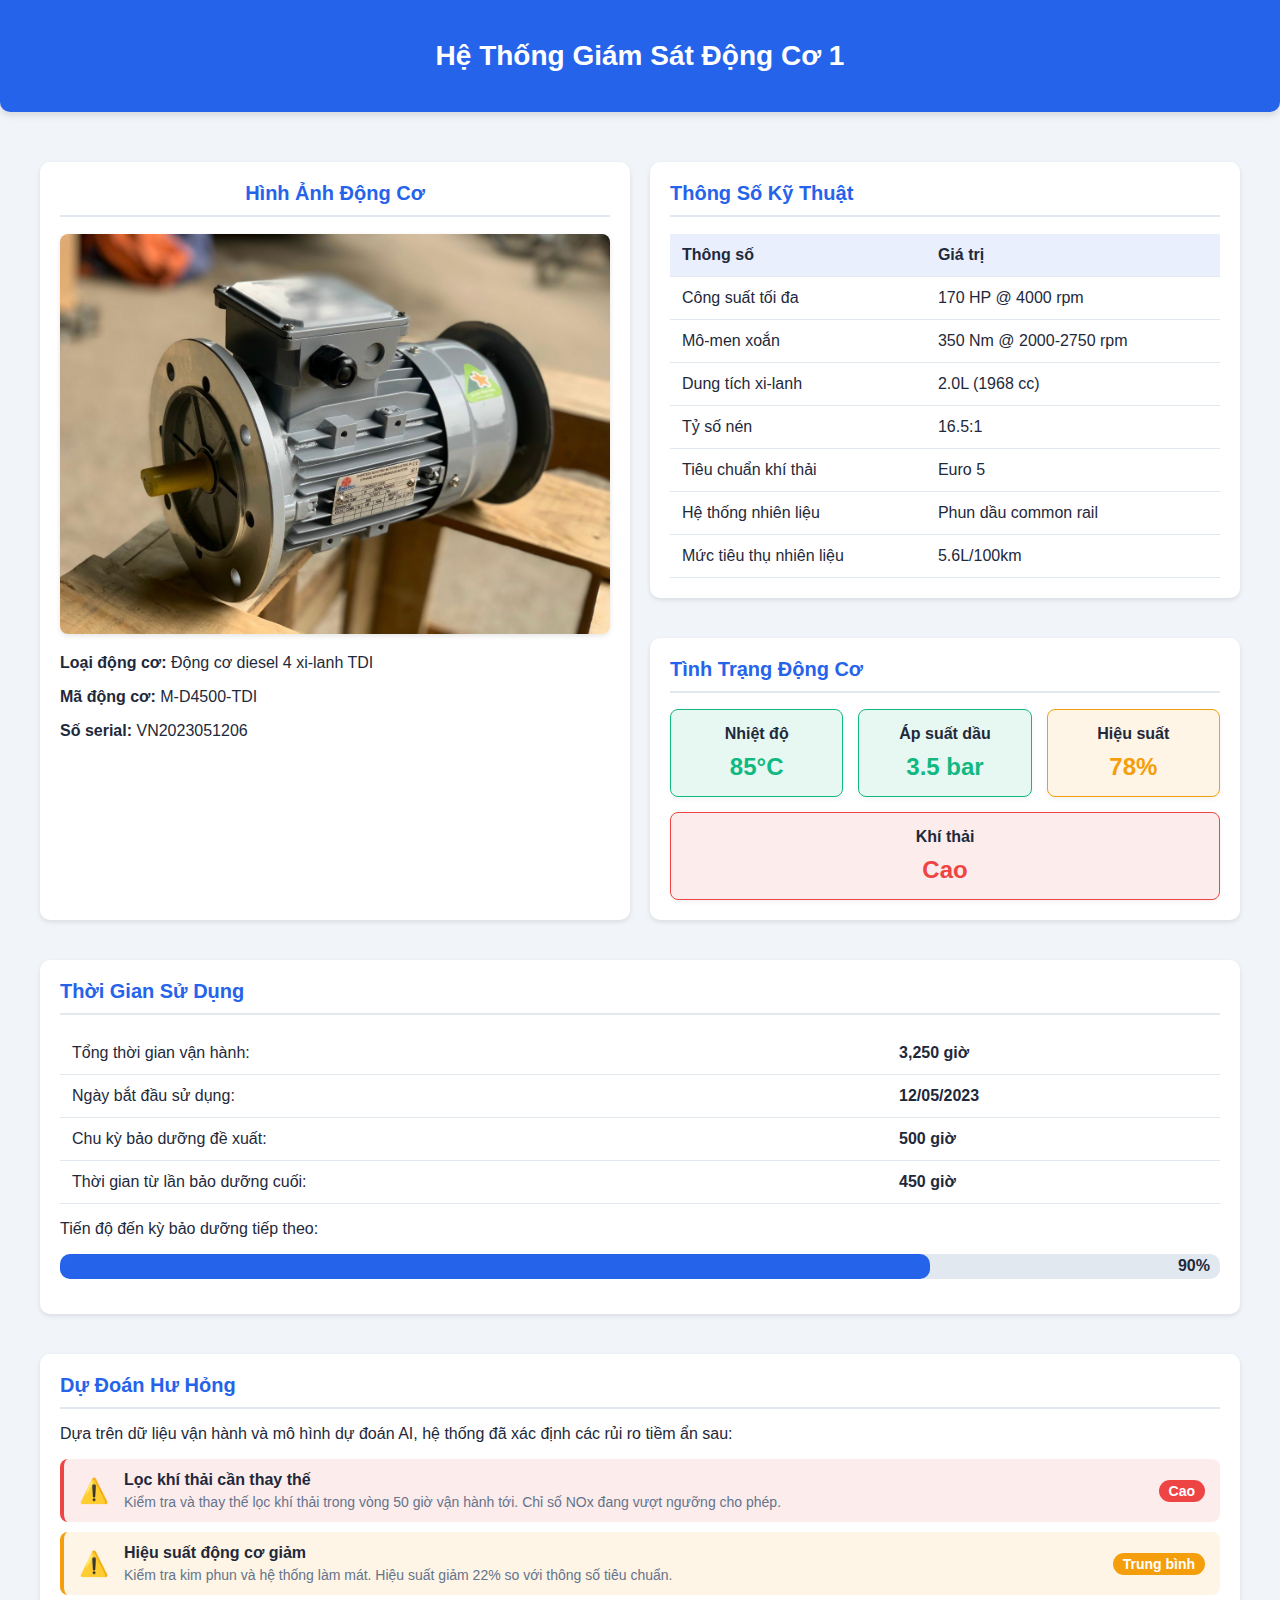
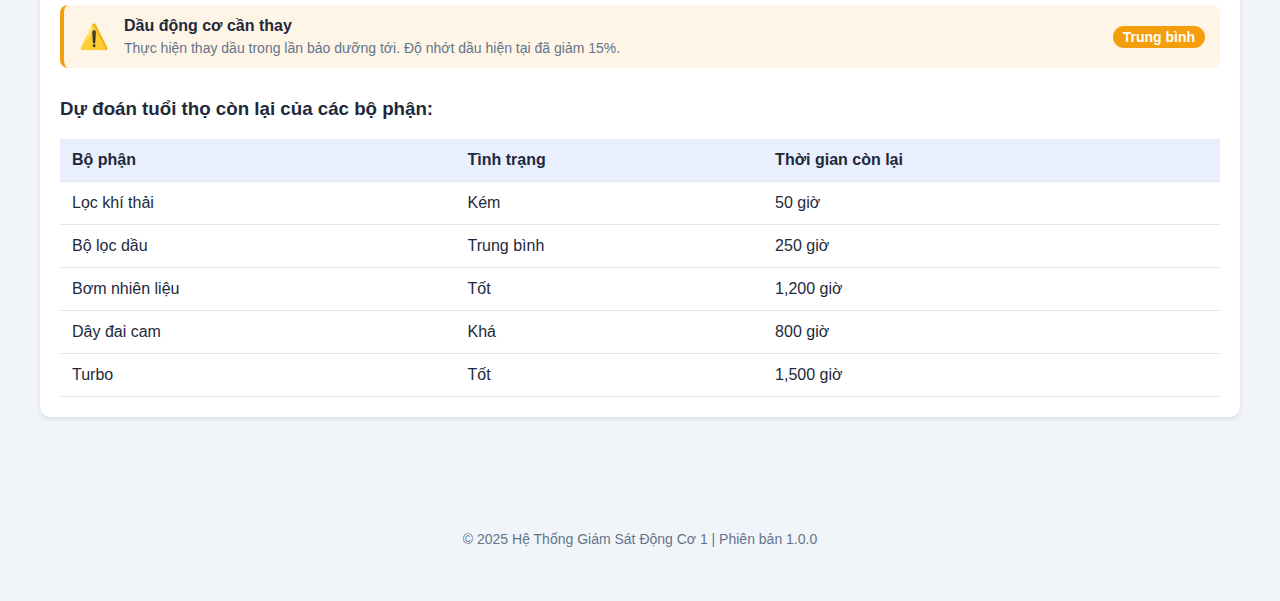
<file: templates/service1.html>
<!DOCTYPE html>
<html lang="vi">
<head>
    <meta charset="UTF-8">
    <meta name="viewport" content="width=device-width, initial-scale=1.0">
    <title>Hệ Thống Giám Sát Động Cơ 1</title>
    <style>
        :root {
            --primary-color: #2563eb;
            --secondary-color: #1e40af;
            --background-color: #f1f5f9;
            --card-bg: #ffffff;
            --text-color: #1e293b;
            --border-color: #e2e8f0;
            --success-color: #10b981;
            --warning-color: #f59e0b;
            --danger-color: #ef4444;
        }

        body {
            font-family: 'Segoe UI', Tahoma, Geneva, Verdana, sans-serif;
            margin: 0;
            padding: 0;
            background-color: var(--background-color);
            color: var(--text-color);
        }

        .container {
            max-width: 1200px;
            margin: 0 auto;
            padding: 20px;
        }

        header {
            background-color: var(--primary-color);
            color: white;
            padding: 20px 0;
            text-align: center;
            border-radius: 0 0 10px 10px;
            box-shadow: 0 4px 6px rgba(0, 0, 0, 0.1);
            margin-bottom: 30px;
        }

        header h1 {
            margin: 0;
            font-size: 28px;
        }

        .dashboard {
            display: grid;
            grid-template-columns: 1fr 1fr;
            gap: 20px;
        }

        .card {
            background-color: var(--card-bg);
            border-radius: 10px;
            box-shadow: 0 2px 5px rgba(0, 0, 0, 0.1);
            padding: 20px;
            margin-bottom: 20px;
        }

        .card h2 {
            font-size: 20px;
            margin-top: 0;
            color: var(--primary-color);
            border-bottom: 2px solid var(--border-color);
            padding-bottom: 10px;
        }

        .engine-image {
            grid-column: 1;
            grid-row: 1 / span 2;
            text-align: center;
        }

        .engine-image img {
            max-width: 100%;
            border-radius: 8px;
            box-shadow: 0 2px 5px rgba(0, 0, 0, 0.1);
        }

        .specs-table {
            grid-column: 2;
            grid-row: 1;
        }

        table {
            width: 100%;
            border-collapse: collapse;
            margin-top: 15px;
        }

        table th, table td {
            padding: 12px;
            text-align: left;
            border-bottom: 1px solid var(--border-color);
        }

        table th {
            background-color: rgba(37, 99, 235, 0.1);
            font-weight: 600;
        }

        .status {
            grid-column: 2;
            grid-row: 2;
        }

        .status-indicators {
            display: flex;
            flex-wrap: wrap;
            gap: 15px;
            margin-top: 15px;
        }

        .status-item {
            flex: 1;
            min-width: 120px;
            padding: 15px;
            border-radius: 8px;
            text-align: center;
            box-shadow: 0 2px 5px rgba(0, 0, 0, 0.05);
        }

        .status-good {
            background-color: rgba(16, 185, 129, 0.1);
            border: 1px solid var(--success-color);
        }

        .status-warning {
            background-color: rgba(245, 158, 11, 0.1);
            border: 1px solid var(--warning-color);
        }

        .status-critical {
            background-color: rgba(239, 68, 68, 0.1);
            border: 1px solid var(--danger-color);
        }

        .status-item h3 {
            margin: 0 0 10px 0;
            font-size: 16px;
        }

        .status-item .value {
            font-size: 24px;
            font-weight: bold;
        }

        .status-good .value {
            color: var(--success-color);
        }

        .status-warning .value {
            color: var(--warning-color);
        }

        .status-critical .value {
            color: var(--danger-color);
        }

        .usage-time, .prediction {
            grid-column: 1 / span 2;
        }

        .progress-container {
            background-color: #e2e8f0;
            border-radius: 10px;
            height: 25px;
            margin: 15px 0;
            position: relative;
        }

        .progress-bar {
            height: 100%;
            border-radius: 10px;
            background-color: var(--primary-color);
            width: 75%;
        }

        .progress-label {
            position: absolute;
            right: 10px;
            top: 50%;
            transform: translateY(-50%);
            color: #1e293b;
            font-weight: bold;
        }

        .prediction .warning-list {
            list-style-type: none;
            padding: 0;
        }

        .prediction .warning-list li {
            padding: 12px 15px;
            margin-bottom: 10px;
            border-radius: 8px;
            display: flex;
            align-items: center;
            gap: 15px;
        }

        .prediction .warning-list li.medium {
            background-color: rgba(245, 158, 11, 0.1);
            border-left: 4px solid var(--warning-color);
        }

        .prediction .warning-list li.high {
            background-color: rgba(239, 68, 68, 0.1);
            border-left: 4px solid var(--danger-color);
        }

        .prediction .warning-list .icon {
            font-size: 24px;
            width: 30px;
            text-align: center;
        }

        .prediction .warning-list .warning-details {
            flex: 1;
        }

        .prediction .warning-list .warning-title {
            font-weight: bold;
            margin-bottom: 5px;
        }

        .prediction .warning-list .recommendation {
            font-size: 14px;
            color: #64748b;
        }

        .prediction .warning-list .risk {
            font-weight: bold;
            padding: 3px 10px;
            border-radius: 15px;
            font-size: 14px;
        }

        .prediction .warning-list .risk.medium {
            background-color: var(--warning-color);
            color: white;
        }

        .prediction .warning-list .risk.high {
            background-color: var(--danger-color);
            color: white;
        }

        @media (max-width: 768px) {
            .dashboard {
                grid-template-columns: 1fr;
            }

            .engine-image, .specs-table, .status, .usage-time, .prediction {
                grid-column: 1;
            }

            .engine-image {
                grid-row: 1;
            }

            .specs-table {
                grid-row: 2;
            }

            .status {
                grid-row: 3;
            }

            .usage-time {
                grid-row: 4;
            }

            .prediction {
                grid-row: 5;
            }
        }

        footer {
            text-align: center;
            padding: 20px;
            margin-top: 20px;
            font-size: 14px;
            color: #64748b;
        }
    </style>
</head>
<body>
    <header>
        <div class="container">
            <h1>Hệ Thống Giám Sát Động Cơ 1</h1>
        </div>
    </header>

    <div class="container">
        <div class="dashboard">
            <div class="card engine-image">
                <h2>Hình Ảnh Động Cơ</h2>
                <img src="hình động cơ KĐB.jpg" alt="Hình ảnh động cơ" style="width: 100%; height: auto; max-height: 400px;">
                <div style="margin-top: 15px; text-align: left;">
                    <p><strong>Loại động cơ:</strong> Động cơ diesel 4 xi-lanh TDI</p>
                    <p><strong>Mã động cơ:</strong> M-D4500-TDI</p>
                    <p><strong>Số serial:</strong> VN2023051206</p>
                </div>
            </div>

            <div class="card specs-table">
                <h2>Thông Số Kỹ Thuật</h2>
                <table>
                    <tr>
                        <th>Thông số</th>
                        <th>Giá trị</th>
                    </tr>
                    <tr>
                        <td>Công suất tối đa</td>
                        <td>170 HP @ 4000 rpm</td>
                    </tr>
                    <tr>
                        <td>Mô-men xoắn</td>
                        <td>350 Nm @ 2000-2750 rpm</td>
                    </tr>
                    <tr>
                        <td>Dung tích xi-lanh</td>
                        <td>2.0L (1968 cc)</td>
                    </tr>
                    <tr>
                        <td>Tỷ số nén</td>
                        <td>16.5:1</td>
                    </tr>
                    <tr>
                        <td>Tiêu chuẩn khí thải</td>
                        <td>Euro 5</td>
                    </tr>
                    <tr>
                        <td>Hệ thống nhiên liệu</td>
                        <td>Phun dầu common rail</td>
                    </tr>
                    <tr>
                        <td>Mức tiêu thụ nhiên liệu</td>
                        <td>5.6L/100km</td>
                    </tr>
                </table>
            </div>

            <div class="card status">
                <h2>Tình Trạng Động Cơ</h2>
                <div class="status-indicators">
                    <div class="status-item status-good">
                        <h3>Nhiệt độ</h3>
                        <div class="value" id="temperature">85°C</div>
                    </div>
                    <div class="status-item status-good">
                        <h3>Áp suất dầu</h3>
                        <div class="value" id="apsuat">3.5 bar</div>
                    </div>
                    <div class="status-item status-warning">
                        <h3>Hiệu suất</h3>
                        <div class="value"id="hieu-suat">78%</div>
                    </div>
                    <div class="status-item status-critical">
                        <h3>Khí thải</h3>
                        <div class="value">Cao</div>
                    </div>
                    <script>
                        function updateHieuSuat() {
                            const valueElement = document.getElementById("hieu-suat");
                            const randomValue = (Math.random() * (100 - 60) + 60).toFixed(1); // từ 60% đến 100%
                            valueElement.textContent = `${randomValue}%`;
                        }
                        function updateNhietdo() {
                            const valueElement = document.getElementById("temperature");
                            const randomValue = (Math.random() * (100 - 60) + 60).toFixed(1); // từ 60% đến 100%
                            valueElement.textContent = `${randomValue}°C`;
                        }
                        function updateApSuat() {
                            const valueElement = document.getElementById("apsuat");
                            const randomValue = (Math.random() * (10 - 9) + 9).toFixed(1); // từ 60% đến 100%
                            valueElement.textContent = `${randomValue}bar`;
                        }
                    
                        // Cập nhật mỗi 5 giây
                        setInterval(updateHieuSuat, 5000);
                        setInterval(updateNhietdo, 5000);
                        setInterval(updateApSuat, 5000);
                    </script>
                </div>
            </div>

            <div class="card usage-time">
                <h2>Thời Gian Sử Dụng</h2>
                <table>
                    <tr>
                        <td>Tổng thời gian vận hành:</td>
                        <td><strong>3,250 giờ</strong></td>
                    </tr>
                    <tr>
                        <td>Ngày bắt đầu sử dụng:</td>
                        <td><strong>12/05/2023</strong></td>
                    </tr>
                    <tr>
                        <td>Chu kỳ bảo dưỡng đề xuất:</td>
                        <td><strong>500 giờ</strong></td>
                    </tr>
                    <tr>
                        <td>Thời gian từ lần bảo dưỡng cuối:</td>
                        <td><strong>450 giờ</strong></td>
                    </tr>
                </table>
                <p>Tiến độ đến kỳ bảo dưỡng tiếp theo:</p>
                <div class="progress-container">
                    <div class="progress-bar"></div>
                    <div class="progress-label">90%</div>
                </div>
            </div>

            <div class="card prediction">
                <h2>Dự Đoán Hư Hỏng</h2>
                <p>Dựa trên dữ liệu vận hành và mô hình dự đoán AI, hệ thống đã xác định các rủi ro tiềm ẩn sau:</p>
                <ul class="warning-list">
                    <li class="high">
                        <div class="icon">⚠️</div>
                        <div class="warning-details">
                            <div class="warning-title">Lọc khí thải cần thay thế</div>
                            <div class="recommendation">Kiểm tra và thay thế lọc khí thải trong vòng 50 giờ vận hành tới. Chỉ số NOx đang vượt ngưỡng cho phép.</div>
                        </div>
                        <span class="risk high">Cao</span>
                    </li>
                    <li class="medium">
                        <div class="icon">⚠️</div>
                        <div class="warning-details">
                            <div class="warning-title">Hiệu suất động cơ giảm</div>
                            <div class="recommendation">Kiểm tra kim phun và hệ thống làm mát. Hiệu suất giảm 22% so với thông số tiêu chuẩn.</div>
                        </div>
                        <span class="risk medium">Trung bình</span>
                    </li>
                    <li class="medium">
                        <div class="icon">⚠️</div>
                        <div class="warning-details">
                            <div class="warning-title">Dầu động cơ cần thay</div>
                            <div class="recommendation">Thực hiện thay dầu trong lần bảo dưỡng tới. Độ nhớt dầu hiện tại đã giảm 15%.</div>
                        </div>
                        <span class="risk medium">Trung bình</span>
                    </li>
                </ul>

                <div style="margin-top: 30px;">
                    <h3>Dự đoán tuổi thọ còn lại của các bộ phận:</h3>
                    <table>
                        <tr>
                            <th>Bộ phận</th>
                            <th>Tình trạng</th>
                            <th>Thời gian còn lại</th>
                        </tr>
                        <tr>
                            <td>Lọc khí thải</td>
                            <td>Kém</td>
                            <td>50 giờ</td>
                        </tr>
                        <tr>
                            <td>Bộ lọc dầu</td>
                            <td>Trung bình</td>
                            <td>250 giờ</td>
                        </tr>
                        <tr>
                            <td>Bơm nhiên liệu</td>
                            <td>Tốt</td>
                            <td>1,200 giờ</td>
                        </tr>
                        <tr>
                            <td>Dây đai cam</td>
                            <td>Khá</td>
                            <td>800 giờ</td>
                        </tr>
                        <tr>
                            <td>Turbo</td>
                            <td>Tốt</td>
                            <td>1,500 giờ</td>
                        </tr>
                    </table>
                </div>
            </div>
        </div>
    </div>

    <footer>
        <div class="container">
            <p>© 2025 Hệ Thống Giám Sát Động Cơ 1 | Phiên bản 1.0.0</p>
        </div>
    </footer>

    <script>
        // Đây là nơi để thêm JavaScript nếu cần để cập nhật dữ liệu theo thời gian thực
        // Ví dụ: cập nhật thông số động cơ, tình trạng, dự đoán, vv.
        
        // Giả lập cập nhật thông số
        function updateEngineData() {
            // Mã code ở đây sẽ cập nhật thông số động cơ từ API hoặc nguồn dữ liệu thực tế
            console.log("Đã cập nhật dữ liệu động cơ");
        }
        
        // Gọi hàm cập nhật mỗi 30 giây
        // setInterval(updateEngineData, 30000);
    </script>
</body>
</html>
</file>
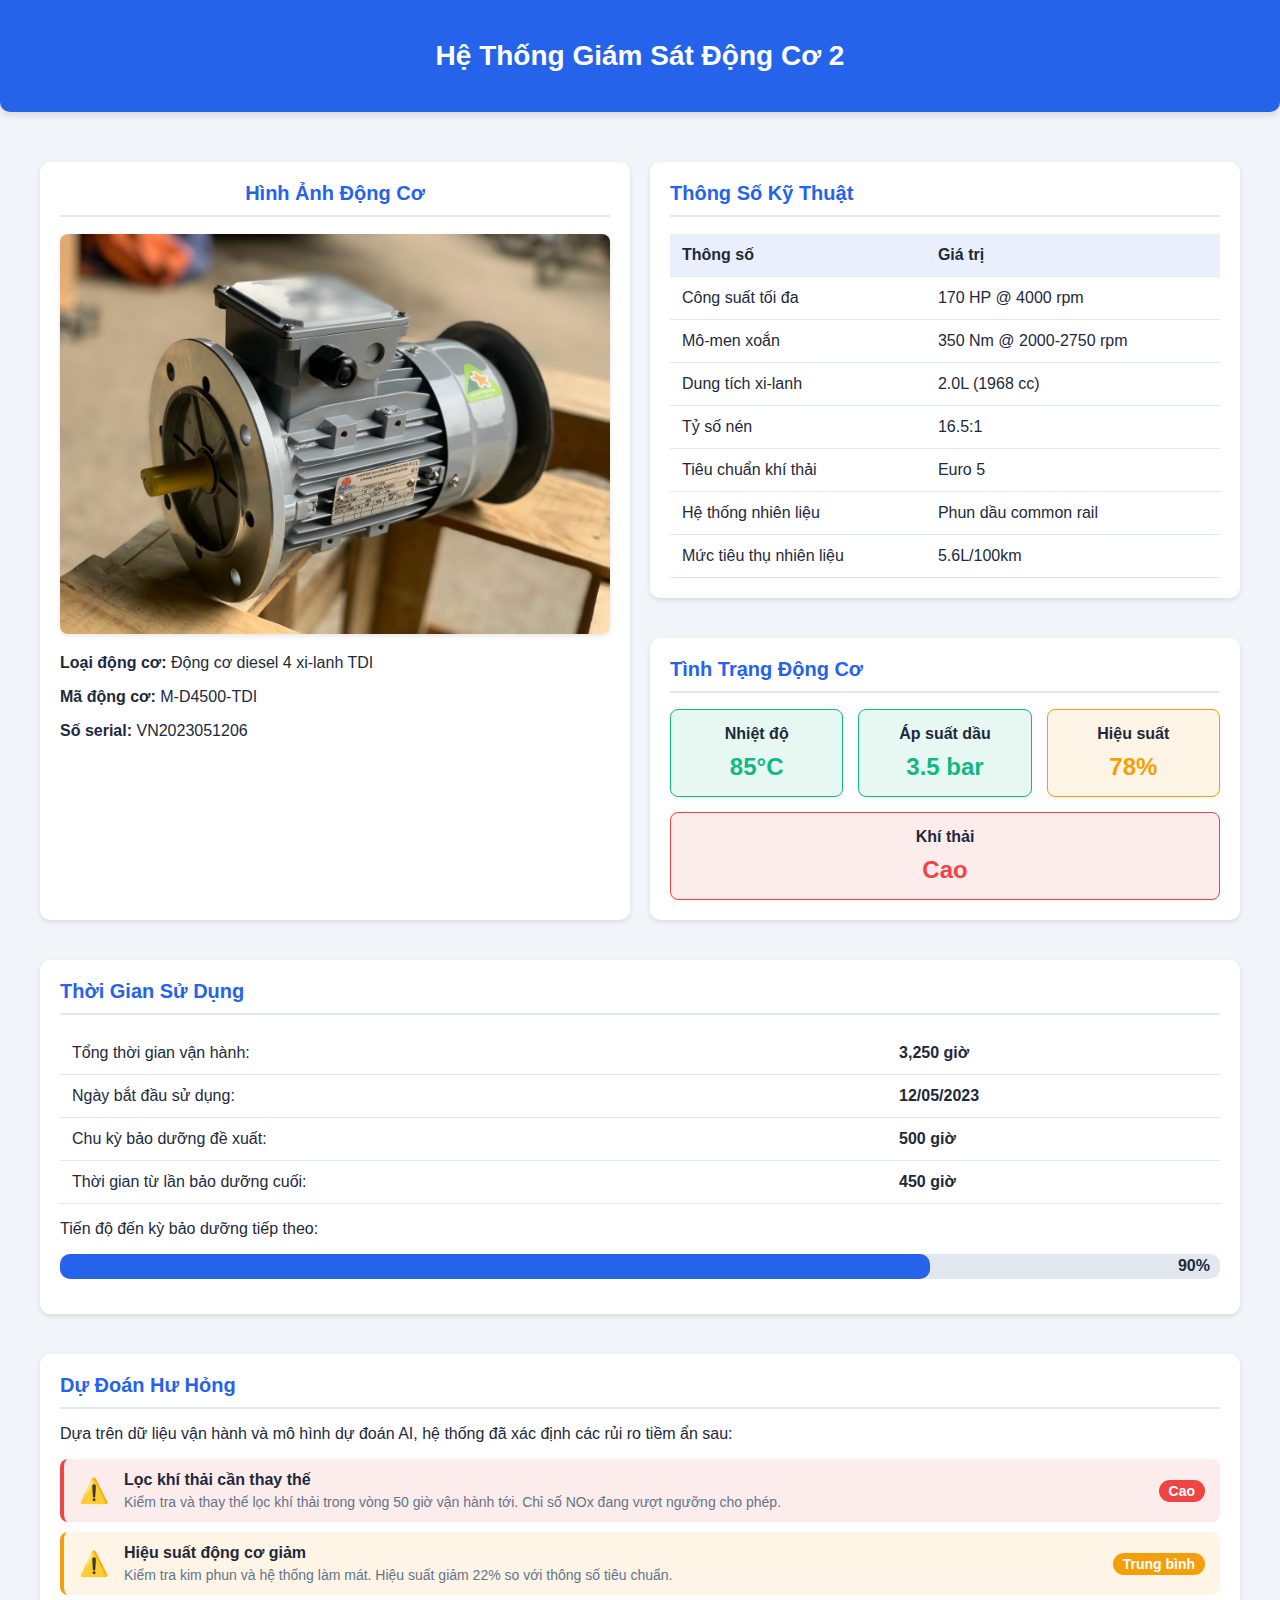
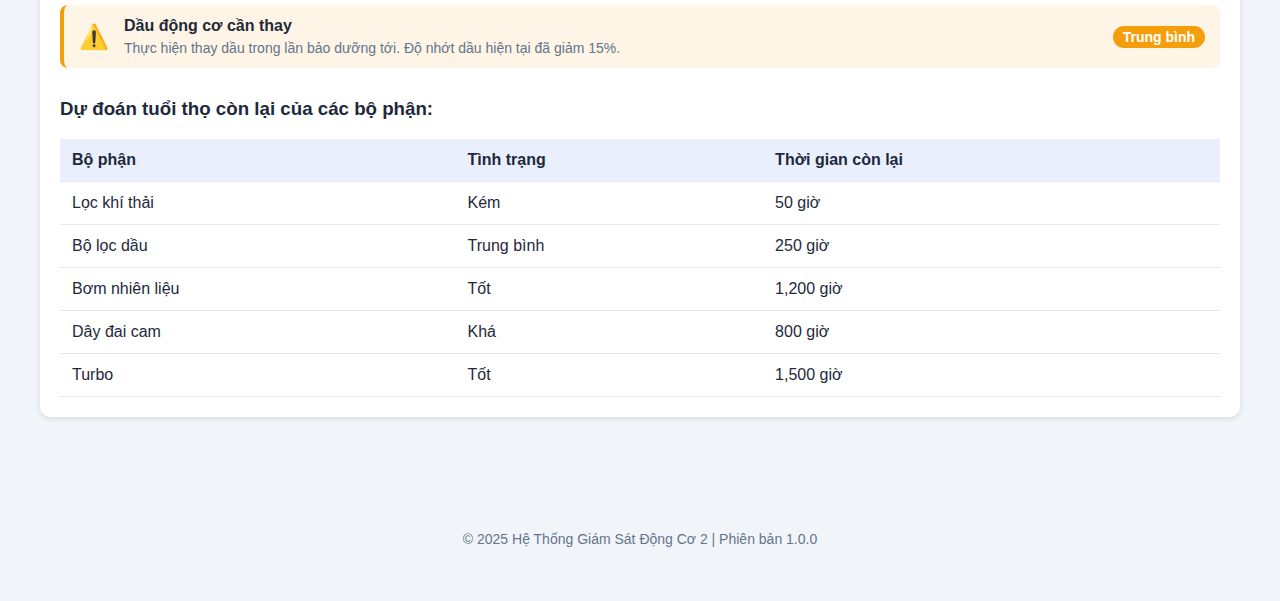
<file: templates/service2.html>
<!DOCTYPE html>
<html lang="vi">
<head>
    <meta charset="UTF-8">
    <meta name="viewport" content="width=device-width, initial-scale=1.0">
    <title>Hệ Thống Giám Sát Động Cơ 2</title>
    <style>
        :root {
            --primary-color: #2563eb;
            --secondary-color: #1e40af;
            --background-color: #f1f5f9;
            --card-bg: #ffffff;
            --text-color: #1e293b;
            --border-color: #e2e8f0;
            --success-color: #10b981;
            --warning-color: #f59e0b;
            --danger-color: #ef4444;
        }

        body {
            font-family: 'Segoe UI', Tahoma, Geneva, Verdana, sans-serif;
            margin: 0;
            padding: 0;
            background-color: var(--background-color);
            color: var(--text-color);
        }

        .container {
            max-width: 1200px;
            margin: 0 auto;
            padding: 20px;
        }

        header {
            background-color: var(--primary-color);
            color: white;
            padding: 20px 0;
            text-align: center;
            border-radius: 0 0 10px 10px;
            box-shadow: 0 4px 6px rgba(0, 0, 0, 0.1);
            margin-bottom: 30px;
        }

        header h1 {
            margin: 0;
            font-size: 28px;
        }

        .dashboard {
            display: grid;
            grid-template-columns: 1fr 1fr;
            gap: 20px;
        }

        .card {
            background-color: var(--card-bg);
            border-radius: 10px;
            box-shadow: 0 2px 5px rgba(0, 0, 0, 0.1);
            padding: 20px;
            margin-bottom: 20px;
        }

        .card h2 {
            font-size: 20px;
            margin-top: 0;
            color: var(--primary-color);
            border-bottom: 2px solid var(--border-color);
            padding-bottom: 10px;
        }

        .engine-image {
            grid-column: 1;
            grid-row: 1 / span 2;
            text-align: center;
        }

        .engine-image img {
            max-width: 100%;
            border-radius: 8px;
            box-shadow: 0 2px 5px rgba(0, 0, 0, 0.1);
        }

        .specs-table {
            grid-column: 2;
            grid-row: 1;
        }

        table {
            width: 100%;
            border-collapse: collapse;
            margin-top: 15px;
        }

        table th, table td {
            padding: 12px;
            text-align: left;
            border-bottom: 1px solid var(--border-color);
        }

        table th {
            background-color: rgba(37, 99, 235, 0.1);
            font-weight: 600;
        }

        .status {
            grid-column: 2;
            grid-row: 2;
        }

        .status-indicators {
            display: flex;
            flex-wrap: wrap;
            gap: 15px;
            margin-top: 15px;
        }

        .status-item {
            flex: 1;
            min-width: 120px;
            padding: 15px;
            border-radius: 8px;
            text-align: center;
            box-shadow: 0 2px 5px rgba(0, 0, 0, 0.05);
        }

        .status-good {
            background-color: rgba(16, 185, 129, 0.1);
            border: 1px solid var(--success-color);
        }

        .status-warning {
            background-color: rgba(245, 158, 11, 0.1);
            border: 1px solid var(--warning-color);
        }

        .status-critical {
            background-color: rgba(239, 68, 68, 0.1);
            border: 1px solid var(--danger-color);
        }

        .status-item h3 {
            margin: 0 0 10px 0;
            font-size: 16px;
        }

        .status-item .value {
            font-size: 24px;
            font-weight: bold;
        }

        .status-good .value {
            color: var(--success-color);
        }

        .status-warning .value {
            color: var(--warning-color);
        }

        .status-critical .value {
            color: var(--danger-color);
        }

        .usage-time, .prediction {
            grid-column: 1 / span 2;
        }

        .progress-container {
            background-color: #e2e8f0;
            border-radius: 10px;
            height: 25px;
            margin: 15px 0;
            position: relative;
        }

        .progress-bar {
            height: 100%;
            border-radius: 10px;
            background-color: var(--primary-color);
            width: 75%;
        }

        .progress-label {
            position: absolute;
            right: 10px;
            top: 50%;
            transform: translateY(-50%);
            color: #1e293b;
            font-weight: bold;
        }

        .prediction .warning-list {
            list-style-type: none;
            padding: 0;
        }

        .prediction .warning-list li {
            padding: 12px 15px;
            margin-bottom: 10px;
            border-radius: 8px;
            display: flex;
            align-items: center;
            gap: 15px;
        }

        .prediction .warning-list li.medium {
            background-color: rgba(245, 158, 11, 0.1);
            border-left: 4px solid var(--warning-color);
        }

        .prediction .warning-list li.high {
            background-color: rgba(239, 68, 68, 0.1);
            border-left: 4px solid var(--danger-color);
        }

        .prediction .warning-list .icon {
            font-size: 24px;
            width: 30px;
            text-align: center;
        }

        .prediction .warning-list .warning-details {
            flex: 1;
        }

        .prediction .warning-list .warning-title {
            font-weight: bold;
            margin-bottom: 5px;
        }

        .prediction .warning-list .recommendation {
            font-size: 14px;
            color: #64748b;
        }

        .prediction .warning-list .risk {
            font-weight: bold;
            padding: 3px 10px;
            border-radius: 15px;
            font-size: 14px;
        }

        .prediction .warning-list .risk.medium {
            background-color: var(--warning-color);
            color: white;
        }

        .prediction .warning-list .risk.high {
            background-color: var(--danger-color);
            color: white;
        }

        @media (max-width: 768px) {
            .dashboard {
                grid-template-columns: 1fr;
            }

            .engine-image, .specs-table, .status, .usage-time, .prediction {
                grid-column: 1;
            }

            .engine-image {
                grid-row: 1;
            }

            .specs-table {
                grid-row: 2;
            }

            .status {
                grid-row: 3;
            }

            .usage-time {
                grid-row: 4;
            }

            .prediction {
                grid-row: 5;
            }
        }

        footer {
            text-align: center;
            padding: 20px;
            margin-top: 20px;
            font-size: 14px;
            color: #64748b;
        }
    </style>
</head>
<body>
    <header>
        <div class="container">
            <h1>Hệ Thống Giám Sát Động Cơ 2</h1>
        </div>
    </header>

    <div class="container">
        <div class="dashboard">
            <div class="card engine-image">
                <h2>Hình Ảnh Động Cơ</h2>
                <img src="hình động cơ KĐB.jpg" alt="Hình ảnh động cơ" style="width: 100%; height: auto; max-height: 400px;">
                <div style="margin-top: 15px; text-align: left;">
                    <p><strong>Loại động cơ:</strong> Động cơ diesel 4 xi-lanh TDI</p>
                    <p><strong>Mã động cơ:</strong> M-D4500-TDI</p>
                    <p><strong>Số serial:</strong> VN2023051206</p>
                </div>
            </div>

            <div class="card specs-table">
                <h2>Thông Số Kỹ Thuật</h2>
                <table>
                    <tr>
                        <th>Thông số</th>
                        <th>Giá trị</th>
                    </tr>
                    <tr>
                        <td>Công suất tối đa</td>
                        <td>170 HP @ 4000 rpm</td>
                    </tr>
                    <tr>
                        <td>Mô-men xoắn</td>
                        <td>350 Nm @ 2000-2750 rpm</td>
                    </tr>
                    <tr>
                        <td>Dung tích xi-lanh</td>
                        <td>2.0L (1968 cc)</td>
                    </tr>
                    <tr>
                        <td>Tỷ số nén</td>
                        <td>16.5:1</td>
                    </tr>
                    <tr>
                        <td>Tiêu chuẩn khí thải</td>
                        <td>Euro 5</td>
                    </tr>
                    <tr>
                        <td>Hệ thống nhiên liệu</td>
                        <td>Phun dầu common rail</td>
                    </tr>
                    <tr>
                        <td>Mức tiêu thụ nhiên liệu</td>
                        <td>5.6L/100km</td>
                    </tr>
                </table>
            </div>

            <div class="card status">
                <h2>Tình Trạng Động Cơ</h2>
                <div class="status-indicators">
                    <div class="status-item status-good">
                        <h3>Nhiệt độ</h3>
                        <div class="value" id="temperature">85°C</div>
                    </div>
                    <div class="status-item status-good">
                        <h3>Áp suất dầu</h3>
                        <div class="value" id="apsuat">3.5 bar</div>
                    </div>
                    <div class="status-item status-warning">
                        <h3>Hiệu suất</h3>
                        <div class="value"id="hieu-suat">78%</div>
                    </div>
                    <div class="status-item status-critical">
                        <h3>Khí thải</h3>
                        <div class="value">Cao</div>
                    </div>
                    <script>
                        function updateHieuSuat() {
                            const valueElement = document.getElementById("hieu-suat");
                            const randomValue = (Math.random() * (100 - 60) + 60).toFixed(1); // từ 60% đến 100%
                            valueElement.textContent = `${randomValue}%`;
                        }
                        function updateNhietdo() {
                            const valueElement = document.getElementById("temperature");
                            const randomValue = (Math.random() * (100 - 60) + 60).toFixed(1); // từ 60% đến 100%
                            valueElement.textContent = `${randomValue}°C`;
                        }
                        function updateApSuat() {
                            const valueElement = document.getElementById("apsuat");
                            const randomValue = (Math.random() * (10 - 9) + 9).toFixed(1); // từ 60% đến 100%
                            valueElement.textContent = `${randomValue}bar`;
                        }
                    
                        // Cập nhật mỗi 5 giây
                        setInterval(updateHieuSuat, 5000);
                        setInterval(updateNhietdo, 5000);
                        setInterval(updateApSuat, 5000);
                    </script>
                </div>
            </div>

            <div class="card usage-time">
                <h2>Thời Gian Sử Dụng</h2>
                <table>
                    <tr>
                        <td>Tổng thời gian vận hành:</td>
                        <td><strong>3,250 giờ</strong></td>
                    </tr>
                    <tr>
                        <td>Ngày bắt đầu sử dụng:</td>
                        <td><strong>12/05/2023</strong></td>
                    </tr>
                    <tr>
                        <td>Chu kỳ bảo dưỡng đề xuất:</td>
                        <td><strong>500 giờ</strong></td>
                    </tr>
                    <tr>
                        <td>Thời gian từ lần bảo dưỡng cuối:</td>
                        <td><strong>450 giờ</strong></td>
                    </tr>
                </table>
                <p>Tiến độ đến kỳ bảo dưỡng tiếp theo:</p>
                <div class="progress-container">
                    <div class="progress-bar"></div>
                    <div class="progress-label">90%</div>
                </div>
            </div>

            <div class="card prediction">
                <h2>Dự Đoán Hư Hỏng</h2>
                <p>Dựa trên dữ liệu vận hành và mô hình dự đoán AI, hệ thống đã xác định các rủi ro tiềm ẩn sau:</p>
                <ul class="warning-list">
                    <li class="high">
                        <div class="icon">⚠️</div>
                        <div class="warning-details">
                            <div class="warning-title">Lọc khí thải cần thay thế</div>
                            <div class="recommendation">Kiểm tra và thay thế lọc khí thải trong vòng 50 giờ vận hành tới. Chỉ số NOx đang vượt ngưỡng cho phép.</div>
                        </div>
                        <span class="risk high">Cao</span>
                    </li>
                    <li class="medium">
                        <div class="icon">⚠️</div>
                        <div class="warning-details">
                            <div class="warning-title">Hiệu suất động cơ giảm</div>
                            <div class="recommendation">Kiểm tra kim phun và hệ thống làm mát. Hiệu suất giảm 22% so với thông số tiêu chuẩn.</div>
                        </div>
                        <span class="risk medium">Trung bình</span>
                    </li>
                    <li class="medium">
                        <div class="icon">⚠️</div>
                        <div class="warning-details">
                            <div class="warning-title">Dầu động cơ cần thay</div>
                            <div class="recommendation">Thực hiện thay dầu trong lần bảo dưỡng tới. Độ nhớt dầu hiện tại đã giảm 15%.</div>
                        </div>
                        <span class="risk medium">Trung bình</span>
                    </li>
                </ul>

                <div style="margin-top: 30px;">
                    <h3>Dự đoán tuổi thọ còn lại của các bộ phận:</h3>
                    <table>
                        <tr>
                            <th>Bộ phận</th>
                            <th>Tình trạng</th>
                            <th>Thời gian còn lại</th>
                        </tr>
                        <tr>
                            <td>Lọc khí thải</td>
                            <td>Kém</td>
                            <td>50 giờ</td>
                        </tr>
                        <tr>
                            <td>Bộ lọc dầu</td>
                            <td>Trung bình</td>
                            <td>250 giờ</td>
                        </tr>
                        <tr>
                            <td>Bơm nhiên liệu</td>
                            <td>Tốt</td>
                            <td>1,200 giờ</td>
                        </tr>
                        <tr>
                            <td>Dây đai cam</td>
                            <td>Khá</td>
                            <td>800 giờ</td>
                        </tr>
                        <tr>
                            <td>Turbo</td>
                            <td>Tốt</td>
                            <td>1,500 giờ</td>
                        </tr>
                    </table>
                </div>
            </div>
        </div>
    </div>

    <footer>
        <div class="container">
            <p>© 2025 Hệ Thống Giám Sát Động Cơ 2 | Phiên bản 1.0.0</p>
        </div>
    </footer>

    <script>
        // Đây là nơi để thêm JavaScript nếu cần để cập nhật dữ liệu theo thời gian thực
        // Ví dụ: cập nhật thông số động cơ, tình trạng, dự đoán, vv.
        
        // Giả lập cập nhật thông số
        function updateEngineData() {
            // Mã code ở đây sẽ cập nhật thông số động cơ từ API hoặc nguồn dữ liệu thực tế
            console.log("Đã cập nhật dữ liệu động cơ");
        }
        
        // Gọi hàm cập nhật mỗi 30 giây
        // setInterval(updateEngineData, 30000);
    </script>
</body>
</html>
</file>
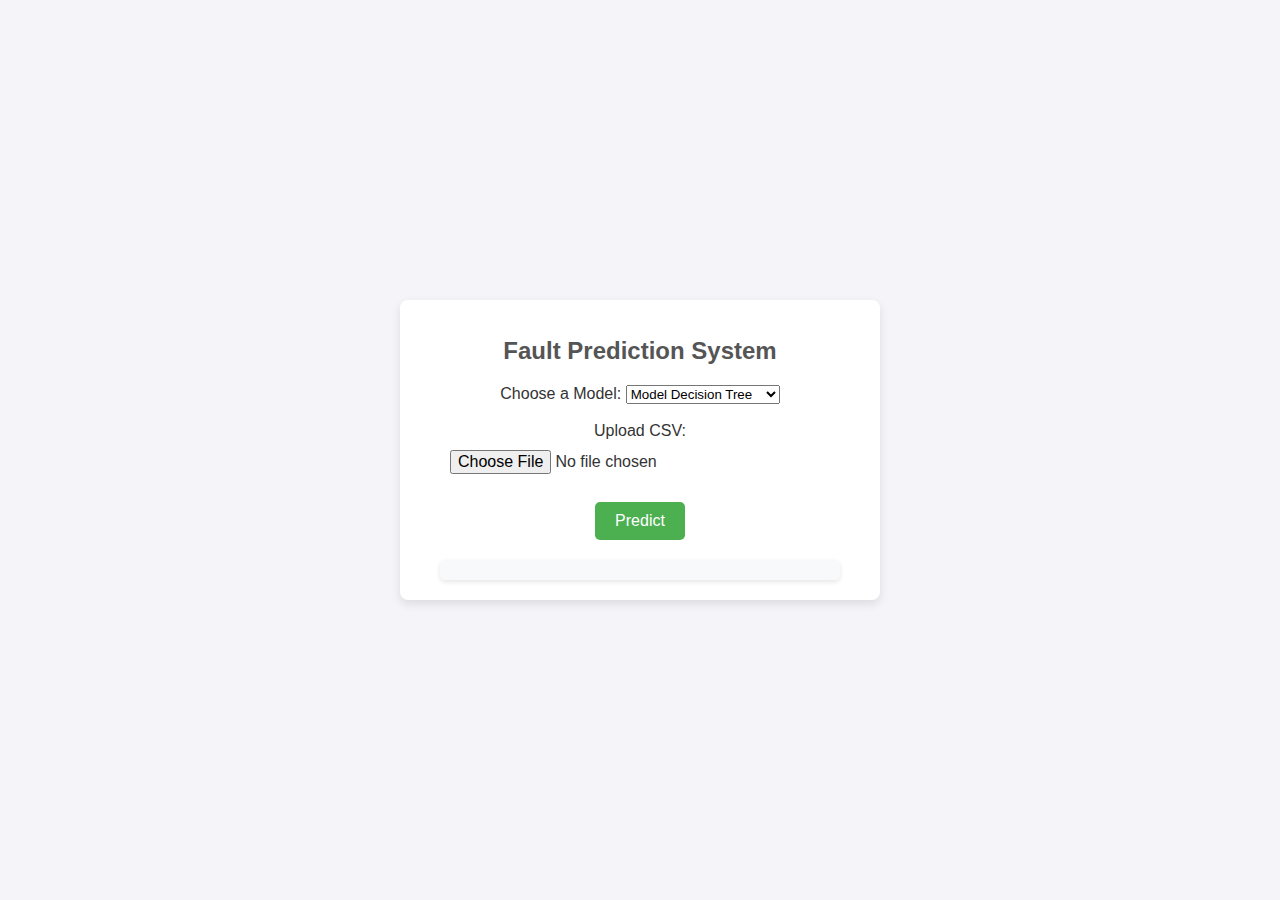
<file: templates/services.html>
<!DOCTYPE html>
<html lang="en">
<head>
    <meta charset="UTF-8">
    <meta name="viewport" content="width=device-width, initial-scale=1.0">
    <title>Services Interface</title>
    <link rel="stylesheet" href="/static/styles.css">
    <script defer src="/static/script.js">
    </script>
</head>
<body>
    <div class="container">
        <h1>Fault Prediction System</h1>
        <form id="upload-form">
            <label for="model-select">Choose a Model:</label>
            <select id="model-select" name="model">
                <option value="dt_model">Model Decision Tree</option>
                <option value="rf_model">Model Random Forest</option>
                <option value="SVM_model">Model SVM</option>
                <option value="KNN_model">Model KNN</option>
                <option value="DNN_model">Model DNN</option>
            </select>
            <br><br>
            <label for="file">Upload CSV:</label>
            <input type="file" id="file" name="file" accept=".csv" required>
            <br><br>
            <button type="submit">Predict</button>
        </form>

        <div id="process-status" class="process-status">
            <!-- Trạng thái quá trình đọc file và dự đoán -->
        </div>

        <div id="result" class="result">
            <!-- Kết quả sẽ được hiển thị ở đây -->
        </div>
    </div>
</body>
</html>
</file>
<file: static/styles.css>
body {
    font-family: Arial, sans-serif;
    margin: 0;
    padding: 0;
    background-color: #f4f4f9;
    color: #333;
    display: flex;
    justify-content: center;
    align-items: center;
    height: 100vh;
    
}
.process-status {
    margin-top: 20px;
    color: #555;
    font-size: 16px;
}

.result {
    margin-top: 20px;
    color: #0d0b0b;
}

.error {
    color: red;
    font-weight: bold;
}

.sidebar {
    position: fixed;
    top: 60px; /* Đẩy menu xuống dưới header */
    left: 0;
    height: calc(100% - 60px);
    width: 200px;
    background-color: #333;
    display: flex;
    flex-direction: column;
    padding: 10px;
    box-shadow: 2px 0 5px rgba(0, 0, 0, 0.2);
    z-index: 1000;
}

.menu-button {
    display: inline-block; /* Hiển thị các nút trên cùng một hàng */
    text-decoration: none;
    color: white;
    background-color: #555;
    padding: 10px 15px;
    margin: 5px 0;
    text-align: left;
    border-radius: 5px;
    transition: background-color 0.3s;
    white-space: nowrap; /* Ngăn không cho văn bản xuống dòng */
}

.menu-button:hover {
    background-color: #777;
}



.sidebar button {
    background-color: #555; /* Màu nền nút */
    color: white; /* Màu chữ */
    border: none;
    padding: 10px 15px;
    margin: 5px 0;
    text-align: left; /* Căn chữ sang trái */
    cursor: pointer;
    font-size: 16px;
    border-radius: 5px;
    transition: background-color 0.3s;
}

.sidebar button:hover {
    background-color: #777; /* Màu khi rê chuột qua nút */
}

.content {
    margin-left: 220px; /* Tạo khoảng trống bên trái để không bị menu che khuất */
    padding: 20px;
}

section {
    margin: 50px 0;
    padding: 20px;
    background-color: #f9f9f9;
    border: 1px solid #ddd;
    border-radius: 8px;
    box-shadow: 0 2px 8px rgba(0, 0, 0, 0.1);
}

section h1 {
    margin-top: 0;
}


/* Container chính của header */
.header-container {
    display: flex; /* Sử dụng Flexbox */
    justify-content: space-between; /* Đẩy các phần tử sang hai đầu */
    align-items: center; /* Căn giữa các phần tử theo chiều dọc */
    height: 65px; /* Chiều cao header */
    padding: 0 20px; /* Khoảng cách bên trong */
    background-color: #f4f4f9; /* Màu nền nhạt */
    border-bottom: 2px solid #ddd; /* Đường kẻ dưới */
    position: fixed; /* Cố định header */
    top: 0; /* Đặt ở trên cùng */
    width: 100%; /* Chiếm toàn bộ chiều rộng */
    z-index: 1000; /* Đảm bảo header nằm trên các phần tử khác */
}

/* Phần bên trái: Logo và tiêu đề */
.left-section {
    display: flex; /* Hiển thị logo và tiêu đề cạnh nhau */
    align-items: center; /* Căn giữa theo chiều dọc */
    gap: 10px; /* Khoảng cách giữa logo và tiêu đề */
}

/* Logo */
.logo {
    width: 65px; /* Kích thước logo */
    height: auto; /* Duy trì tỷ lệ */
}

/* Tiêu đề */
.page-title {
    font-size: 24px; /* Kích thước chữ tiêu đề */
    color: #333; /* Màu chữ */
    margin: 0; /* Xóa khoảng cách mặc định */
    font-weight: bold; /* Chữ đậm */
}

/* Phần bên phải: Các nút và biểu tượng */
.right-section {
    display: flex; /* Hiển thị các nút cạnh nhau */
    align-items: center; /* Căn giữa theo chiều dọc */
    gap: 15px; /* Khoảng cách giữa các phần tử */
    transform: translateX(-15px); /* Dịch qua trái 1 khoảng nhỏ */
}

/* Định dạng biểu tượng */
.icon {
    width: 30px; /* Kích thước biểu tượng */
    height: auto; /* Duy trì tỷ lệ */
    cursor: pointer; /* Thêm hiệu ứng con trỏ */
}

/* Định dạng nút đăng nhập */
.login-button {
    background-color: #007bff; /* Màu nền xanh dương */
    color: white; /* Màu chữ */
    border: none; /* Xóa viền */
    padding: 8px 15px; /* Khoảng cách bên trong nút */
    border-radius: 5px; /* Bo góc nút */
    font-size: 14px; /* Kích thước chữ */
    cursor: pointer; /* Hiệu ứng con trỏ */
}

/* Hiệu ứng hover cho nút đăng nhập */
.login-button:hover {
    background-color: #0056b3; /* Màu nền đậm hơn khi hover */
}



.container {
    background: white;
    padding: 20px 40px;
    border-radius: 8px;
    box-shadow: 0 4px 10px rgba(0, 0, 0, 0.1);
    width: 100%;
    max-width: 400px;
    text-align: center;
}

h1 {
    margin-bottom: 20px;
    font-size: 24px;
    color: #555;
}

.input-group {
    margin-bottom: 15px;
    text-align: left;
}

.file-label {
    display: block;
    margin-bottom: 8px;
    font-weight: bold;
}

input[type="file"] {
    width: 100%;
    padding: 10px;
    font-size: 16px;
}

.button-group {
    margin-top: 20px;
}

button {
    background-color: #4CAF50;
    color: white;
    border: none;
    padding: 10px 20px;
    font-size: 16px;
    border-radius: 5px;
    cursor: pointer;
}

button:hover {
    background-color: #45a049;
}

.result {
    margin-top: 20px;
    font-size: 18px;
    color: #007BFF;
}
/* Định vị văn bản trong khoảng trắng */
/* Văn bản trực tiếp trên nền */
.text-overlay {
    position: absolute; /* Định vị tuyệt đối */
    top: 25%; /* Đẩy xuống giữa màn hình */
    left: 60%; /* Đẩy sang giữa màn hình */
    transform: translate(-50%, -50%); /* Canh giữa */
    color: rgb(11, 10, 10); /* Màu chữ nổi bật */
    font-size: 18px; /* Kích thước chữ */
    font-weight: normal; /* Chữ bình thường */
    text-shadow: 2px 2px 4px rgba(0, 0, 0, 0); /* Tạo bóng cho chữ */
    white-space: nowrap; /* Ngăn không cho văn bản xuống dòng */
    overflow: hidden; /* Ẩn phần văn bản bị tràn ra ngoài */
    text-overflow: ellipsis; /* Thêm dấu "..." nếu văn bản quá dài */
}
/* Cập nhật màu sắc và kiểu chữ cho phần kết quả */
.result {
    margin-top: 20px;
    color: #333;
    background-color: #f8f9fa;
    padding: 10px;
    border-radius: 5px;
    box-shadow: 0 2px 5px rgba(0, 0, 0, 0.1);
}

/* Định dạng cho phần Summary */
#result p {
    font-family: 'Courier New', Courier, monospace;
    color: #333;
    background-color: #e9ecef;
    padding: 15px;
    border-radius: 5px;
    white-space: pre-wrap;
}

.process-status {
    margin-top: 20px;
    color: #333;
    font-size: 16px;
}

.error {
    color: red;
    font-weight: bold;
}
/* Container hình ảnh */
.image-container {
    display: flex;
    justify-content: center;
    align-items: center;
    flex-wrap: wrap;
    margin: 60px 0; /* Tăng khoảng cách trên và dưới */
    gap: 40px; /* Khoảng cách giữa các hình ảnh */
    transform: translate(110px, 60px); /* Dịch chuyển container sang phải và xuống dưới */
}
/* Định dạng cho các hình ảnh khác */
.custom-image {
    width: 500px; /* Kích thước lớn hơn logo */
    height: 300px; /* Đặt chiều cao cố định */
    object-fit: cover; /* Đảm bảo hình ảnh không bị méo */
    border-radius: 8px; /* Bo tròn nhẹ góc ảnh */
    box-shadow: 0 4px 6px rgba(0, 0, 0, 0.1);
    transition: transform 0.3s ease, box-shadow 0.3s ease; /* Hiệu ứng hover */
}

/* Hiệu ứng khi di chuột qua các hình ảnh khác */
.custom-image:hover {
    transform: scale(1.1); /* Phóng to hình ảnh nhẹ khi hover */
    box-shadow: 0 8px 12px rgba(0, 0, 0, 0.2); /* Tăng hiệu ứng đổ bóng */
}
.footer {
    position: fixed;
    bottom: 0;
    left: 0;
    width: 100%;
    background-color: white;
    color: black;
    text-align: center;
    padding: 10px 0;
    box-shadow: 0 -2px 5px rgba(0, 0, 0, 0.1);
    z-index: 1000;
}
</file>
